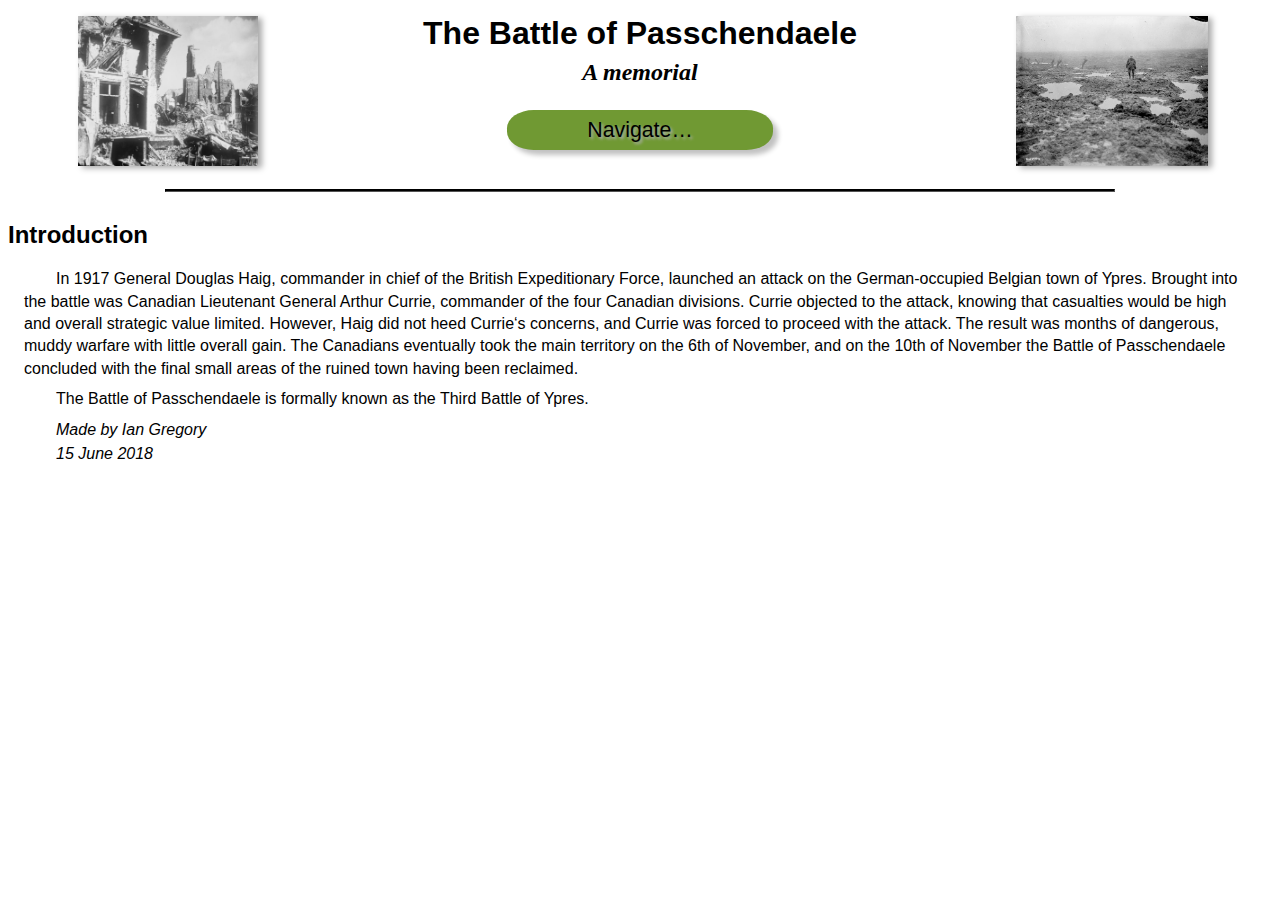
<file: index.html>
<!DOCTYPE html>
<html lang="en">
<head>
    <meta charset="UTF-8">
    <link rel="stylesheet" href="stylesheet.css">
    <title>The Battle of Passchendaele</title>
</head>
<body>
    <div class="header">
        <h1 class="title">The Battle of Passchendaele</h1>
        <h2 class="subtitle">A memorial</h2>
        <div class="images"> 
            <div class="left-image">
                <img src="Passchendaele-ruins.jpg" alt="">
            </div>
            <div class="right-image">
                <img src="Passchendaele-soldier-mud.png" alt="">
            </div>
        </div>
        <div class="contents">
            <div class="contents-button">Navigate…</div>
            <nav class="contents-links">
                <a href="index.html">Home</a>
                <a href="modern-relevance.html">Modern Relevance</a>
                <div class="contents-submenu-button">Primary Sources&emsp;&nbsp;<span class="right-arrow">❯</span>
                    <nav class="contents-links">
                        <a href="primary-sources/1.html">1: From Bapaume to Passchendaele</a>
                        <a href="primary-sources/2.html">2: Canadian Gunners in the Mud</a>
                    </nav>
                </div>
                <a href="celebrate-or-commemorate.html">Celebrate or Commemorate?</a>
                <a href="memorial.html">Memorial</a>
                <a href="works-cited.html">Works Cited</a>
            </nav>
        </div>
    </div> <!-- END header -->        </nav>
        </div>
    </div> <!-- END header -->
    
    <!-- BEGIN header bottom -->
    <div class="titles-sep-top"></div>
    <hr>
    <div class="titles-sep-bottom"></div>
    <!-- END header bottom -->
    
    <article>
        <h2 class="page-title">Introduction</h2>
    
        <p>In 1917 General Douglas Haig, commander in chief of the British Expeditionary Force, launched an attack on the German-occupied Belgian town of Ypres. Brought into the battle was Canadian Lieutenant General Arthur Currie, commander of the four Canadian divisions. Currie objected to the attack, knowing that casualties would be high and overall strategic value limited. However, Haig did not heed Currie‘s concerns, and Currie was forced to proceed with the attack. The result was months of dangerous, muddy warfare with little overall gain. The Canadians eventually took the main territory on the 6th of November, and on the 10th of November the Battle of Passchendaele concluded with the final small areas of the ruined town having been reclaimed.
            
        <p>The Battle of Passchendaele is formally known as the Third Battle of Ypres.
        
        <p><i>Made by Ian Gregory</i>
        <p style="margin-top: 2px"><i>15 June 2018</i>
    </article>
</body>
</html>
</file>
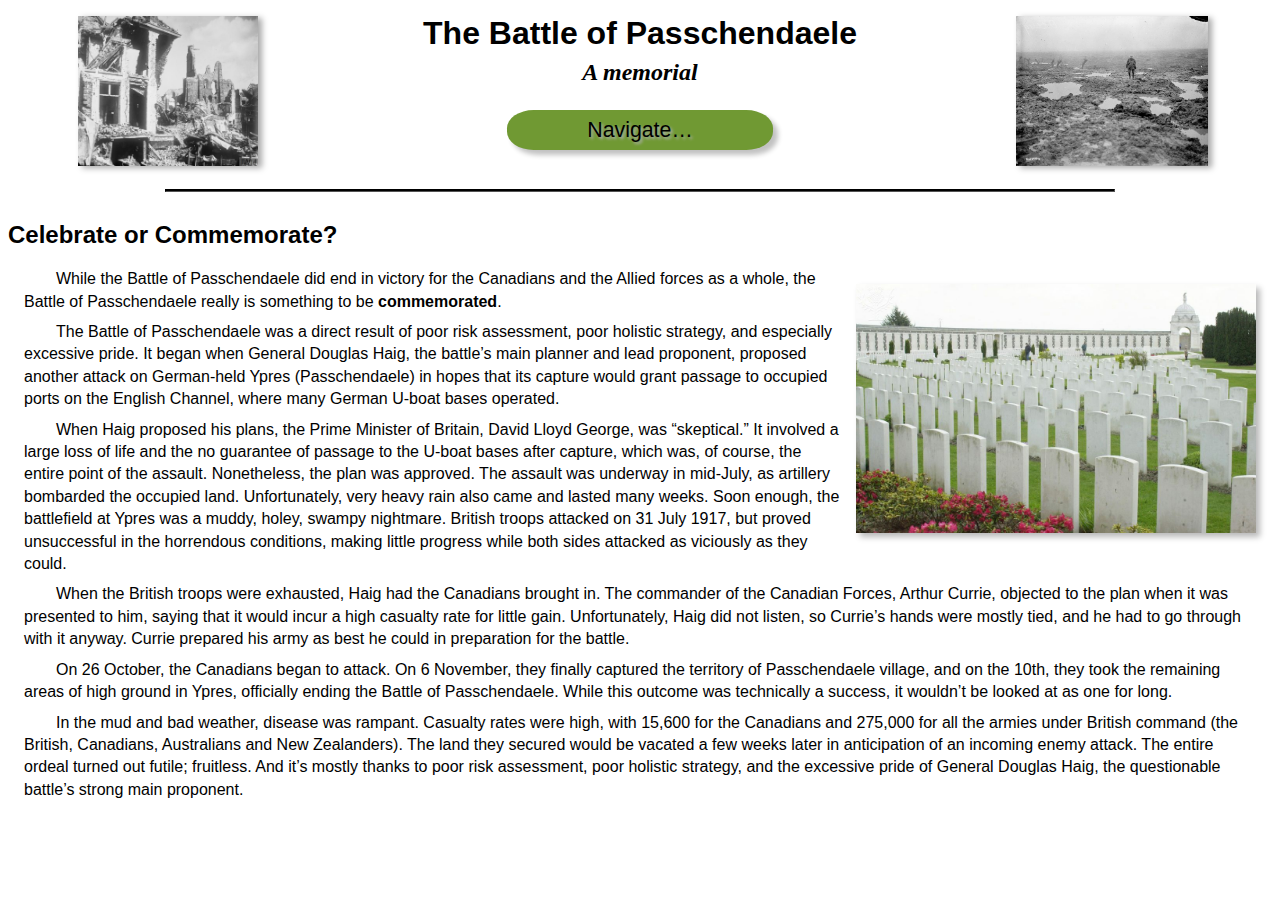
<file: celebrate-or-commemorate.html>
<!DOCTYPE html>
<html lang="en">
<head>
    <meta charset="UTF-8">
    <link rel="stylesheet" href="stylesheet.css">
    <title>Celebrate or Commemorate?</title>
</head>
<body>
    <div class="header">
        <h1 class="title">The Battle of Passchendaele</h1>
        <h2 class="subtitle">A memorial</h2>
        <div class="images"> 
            <div class="left-image">
                <img src="Passchendaele-ruins.jpg" alt="">
            </div>
            <div class="right-image">
                <img src="Passchendaele-soldier-mud.png" alt="">
            </div>
        </div>
        <div class="contents">
            <div class="contents-button">Navigate…</div>
            <nav class="contents-links">
                <a href="index.html">Home</a>
                <a href="modern-relevance.html">Modern Relevance</a>
                <div class="contents-submenu-button">Primary Sources&emsp;&nbsp;<span class="right-arrow">❯</span>
                    <nav class="contents-links">
                        <a href="primary-sources/1.html">1: From Bapaume to Passchendaele</a>
                        <a href="primary-sources/2.html">2: Canadian Gunners in the Mud</a>
                    </nav>
                </div>
                <a href="celebrate-or-commemorate.html">Celebrate or Commemorate?</a>
                <a href="memorial.html">Memorial</a>
                <a href="works-cited.html">Works Cited</a>
            </nav>
        </div>
    </div> <!-- END header -->        </nav>
        </div>
    </div> <!-- END header -->
    
    <!-- BEGIN header bottom -->
    <div class="titles-sep-top"></div>
    <hr>
    <div class="titles-sep-bottom"></div>
    <!-- END header bottom -->
    
    <article>
        <h2 class="page-title">Celebrate or Commemorate?</h2>
        <img src="graveyard-color.jpg" width="400" class="image-align-right">
    
        <p>While the Battle of Passchendaele did end in victory for the Canadians and the Allied forces as a whole, the Battle of Passchendaele really is something to be <strong>commemorated</strong>.
        
        <p>The Battle of Passchendaele was a direct result of poor risk assessment, poor holistic strategy, and especially excessive pride. It began when General Douglas Haig, the battle’s main planner and lead proponent, proposed another attack on German-held Ypres (Passchendaele) in hopes that its capture would grant passage to occupied ports on the English Channel, where many German U-boat bases operated.
        
        <p>When Haig proposed his plans, the Prime Minister of Britain, David Lloyd George, was “skeptical.” It involved a large loss of life and the no guarantee of passage to the U-boat bases after capture, which was, of course, the entire point of the assault. Nonetheless, the plan was approved. The assault was underway in mid-July, as artillery bombarded the occupied land. Unfortunately, very heavy rain also came and lasted many weeks. Soon enough, the battlefield at Ypres was a muddy, holey, swampy nightmare. British troops attacked on 31 July 1917, but proved unsuccessful in the horrendous conditions, making little progress while both sides attacked as viciously as they could.
        
        <p>When the British troops were exhausted, Haig had the Canadians brought in. The commander of the Canadian Forces, Arthur Currie, objected to the plan when it was presented to him, saying that it would incur a high casualty rate for little gain. Unfortunately, Haig did not listen, so Currie’s hands were mostly tied, and he had to go through with it anyway. Currie prepared his army as best he could in preparation for the battle.
        
        <p>On 26 October, the Canadians began to attack. On 6 November, they finally captured the territory of Passchendaele village, and on the 10th, they took the remaining areas of high ground in Ypres, officially ending the Battle of Passchendaele. While this outcome was technically a success, it wouldn’t be looked at as one for long.
        
        <p>In the mud and bad weather, disease was rampant. Casualty rates were high, with 15,600 for the Canadians and 275,000 for all the armies under British command (the British, Canadians, Australians and New Zealanders). The land they secured would be vacated a few weeks later in anticipation of an incoming enemy attack. The entire ordeal turned out futile; fruitless. And it’s mostly thanks to poor risk assessment, poor holistic strategy, and the excessive pride of General Douglas Haig, the questionable battle’s strong main proponent.
    </article>
</body>
</html>
</file>
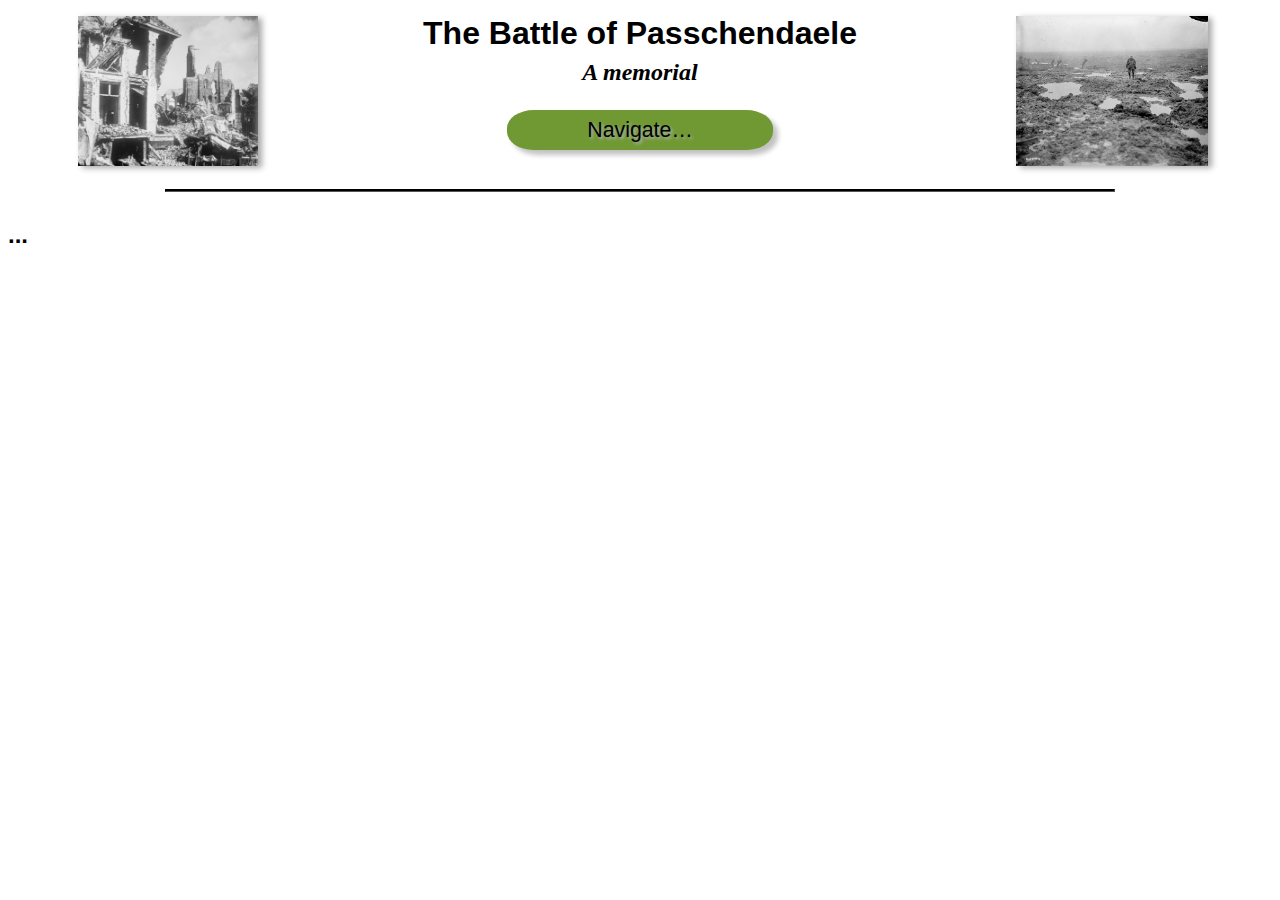
<file: header.html>
<!DOCTYPE html>
<html lang="en">
<head>
    <meta charset="UTF-8">
    <link rel="stylesheet" href="stylesheet.css">
    <title>The Battle of Passchendaele</title>
</head>
<body>
    <div class="header">
        <h1 class="title">The Battle of Passchendaele</h1>
        <h2 class="subtitle">A memorial</h2>
        <div class="images"> 
            <div class="left-image">
                <img src="Passchendaele-ruins.jpg" alt="">
            </div>
            <div class="right-image">
                <img src="Passchendaele-soldier-mud.png" alt="">
            </div>
        </div>
        <div class="contents">
            <div class="contents-button">Navigate…</div>
            <nav class="contents-links">
                <a href="index.html">Home</a>
                <a href="modern-relevance.html">Modern Relevance</a>
                <div class="contents-submenu-button">Primary Sources&emsp;&nbsp;<span class="right-arrow">❯</span>
                    <nav class="contents-links">
                        <a href="primary-sources/1.html">1: From Bapaume to Passchendaele</a>
                        <a href="primary-sources/2.html">2: Canadian Gunners in the Mud</a>
                    </nav>
                </div>
                <a href="celebrate-or-commemorate.html">Celebrate or Commemorate?</a>
                <a href="memorial.html">Memorial</a>
                <a href="works-cited.html">Works Cited</a>
            </nav>
        </div>
    </div> <!-- END header -->
    
    <!-- BEGIN header bottom -->
    <div class="titles-sep-top"></div>
    <hr>
    <div class="titles-sep-bottom"></div>
    <!-- END header bottom -->
    
    <article>
        <h2 class="page-title">...</h2>
    </article>
</body>
</html>
</file>
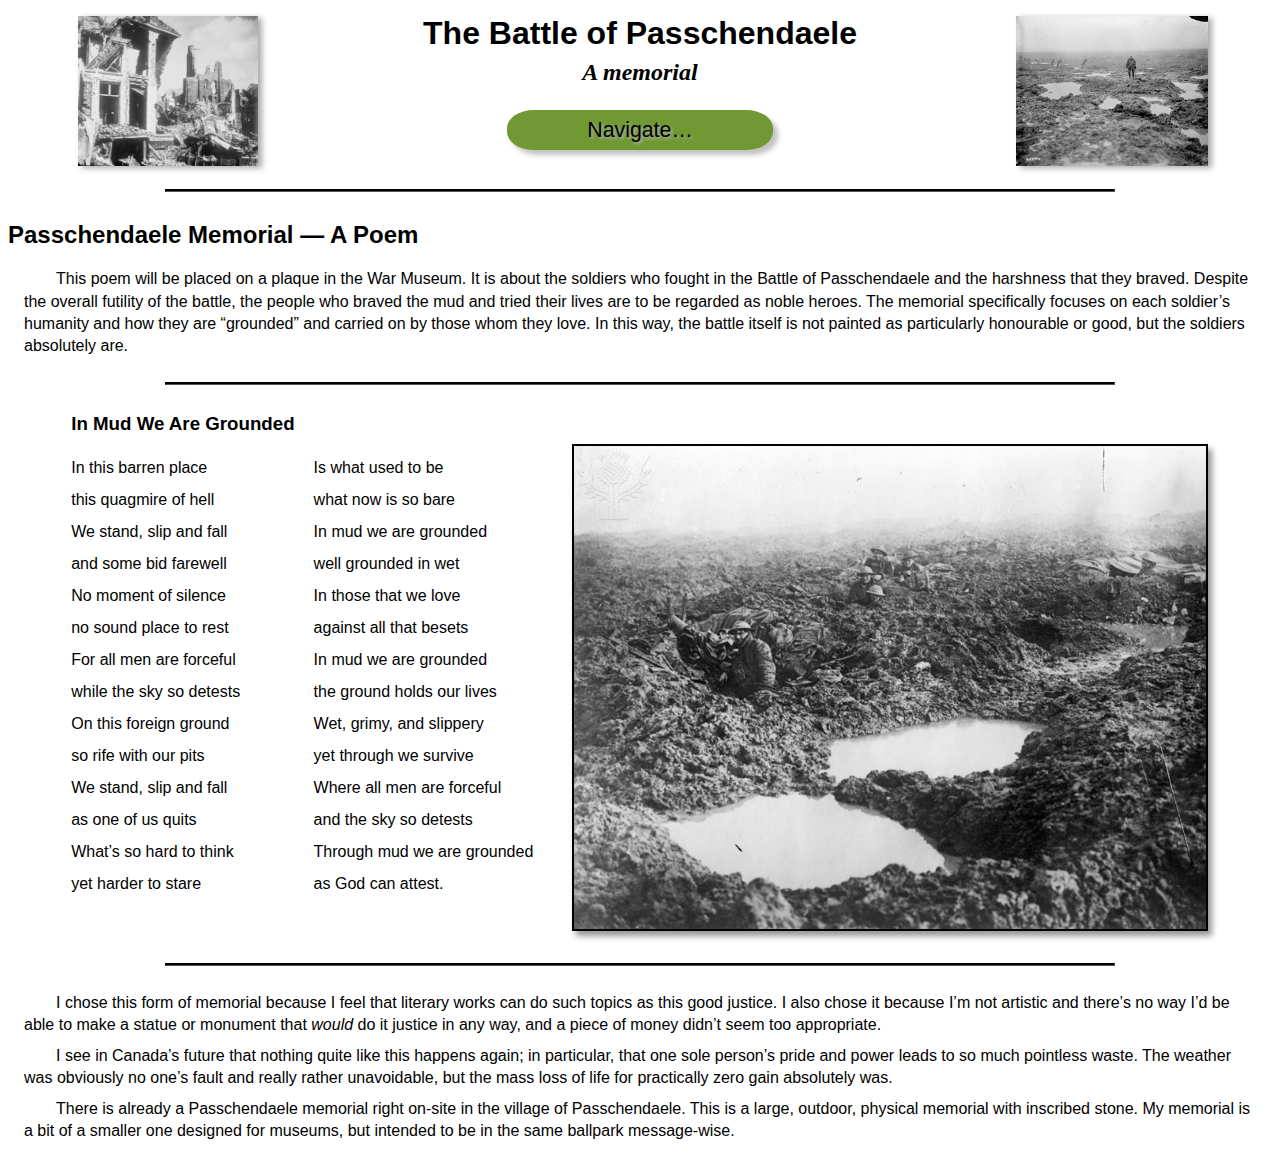
<file: memorial.html>
<!DOCTYPE html>
<html lang="en">
<head>
    <meta charset="UTF-8">
    <link rel="stylesheet" href="stylesheet.css">
    <title>The Battle of Passchendaele Memorial</title>
</head>
<body>
    <div class="header">
        <h1 class="title">The Battle of Passchendaele</h1>
        <h2 class="subtitle">A memorial</h2>
        <div class="images"> 
            <div class="left-image">
                <img src="Passchendaele-ruins.jpg" alt="">
            </div>
            <div class="right-image">
                <img src="Passchendaele-soldier-mud.png" alt="">
            </div>
        </div>
        <div class="contents">
            <div class="contents-button">Navigate…</div>
            <nav class="contents-links">
                <a href="index.html">Home</a>
                <a href="modern-relevance.html">Modern Relevance</a>
                <div class="contents-submenu-button">Primary Sources&emsp;&nbsp;<span class="right-arrow">❯</span>
                    <nav class="contents-links">
                        <a href="primary-sources/1.html">1: From Bapaume to Passchendaele</a>
                        <a href="primary-sources/2.html">2: Canadian Gunners in the Mud</a>
                    </nav>
                </div>
                <a href="celebrate-or-commemorate.html">Celebrate or Commemorate?</a>
                <a href="memorial.html">Memorial</a>
                <a href="works-cited.html">Works Cited</a>
            </nav>
        </div>
    </div> <!-- END header -->        </nav>
        </div>
    </div> <!-- END header -->
    
    <!-- BEGIN header bottom -->
    <div class="titles-sep-top"></div>
    <hr>
    <div class="titles-sep-bottom"></div>
    <!-- END header bottom -->
    
    <article>
        <h2 class="page-title">Passchendaele Memorial — A Poem</h2>
        
        <p>This poem will be placed on a plaque in the War Museum. It is about the soldiers who fought in the Battle of Passchendaele and the harshness that they braved. Despite the overall futility of the battle,  the people who braved the mud and tried their lives are to be regarded as noble heroes. The memorial specifically focuses on each soldier’s humanity and how they are “grounded” and carried on by those whom they love. In this way, the battle itself is not painted as particularly honourable or good, but the soldiers absolutely are.
        
        <hr style="margin-top: 24px">
        <h3 class="poem-title">In Mud We Are Grounded</h3>
        <img src="soldiers-in-mud.jpg" width="800" class="poem-image">
        <p class="poem">In this barren place<br>
           this quagmire of hell<br>
           We stand, slip and fall<br>
           and some bid farewell<br>
           No moment of silence<br>
           no sound place to rest<br>
           For all men are forceful<br>
           while the sky so detests<br>
           On this foreign ground<br>
           so rife with our pits<br>
           We stand, slip and fall<br>
           as one of us quits<br>
           What’s so hard to think<br>
           yet harder to stare<br>
           Is what used to be<br>
           what now is so bare<br>
           In mud we are grounded<br>
           well grounded in wet<br>
           In those that we love<br>
           against all that besets<br>
           In mud we are grounded<br>
           the ground holds our lives<br>
           Wet, grimy, and slippery<br>
           yet through we survive<br>
           Where all men are forceful<br>
           and the sky so detests<br>
           Through mud we are grounded<br>
           as God can attest.
        <hr style="margin: 26px auto">
        
        <p>I chose this form of memorial because I feel that literary works can do such topics as this good justice. I also chose it because I’m not artistic and there’s no way I’d be able to make a statue or monument that <em>would</em> do it justice in any way, and a piece of money didn’t seem too appropriate.
        <p>I see in Canada’s future that nothing quite like this happens again; in particular, that one sole person’s pride and power leads to so much pointless waste. The weather was obviously no one’s fault and really rather unavoidable, but the mass loss of life for practically zero gain absolutely was.
        <p>There is already a Passchendaele memorial right on-site in the village of Passchendaele. This is a large, outdoor, physical memorial with inscribed stone. My memorial is a bit of a smaller one designed for museums, but intended to be in the same ballpark message-wise.
    </article>
</body>
</html>
</file>
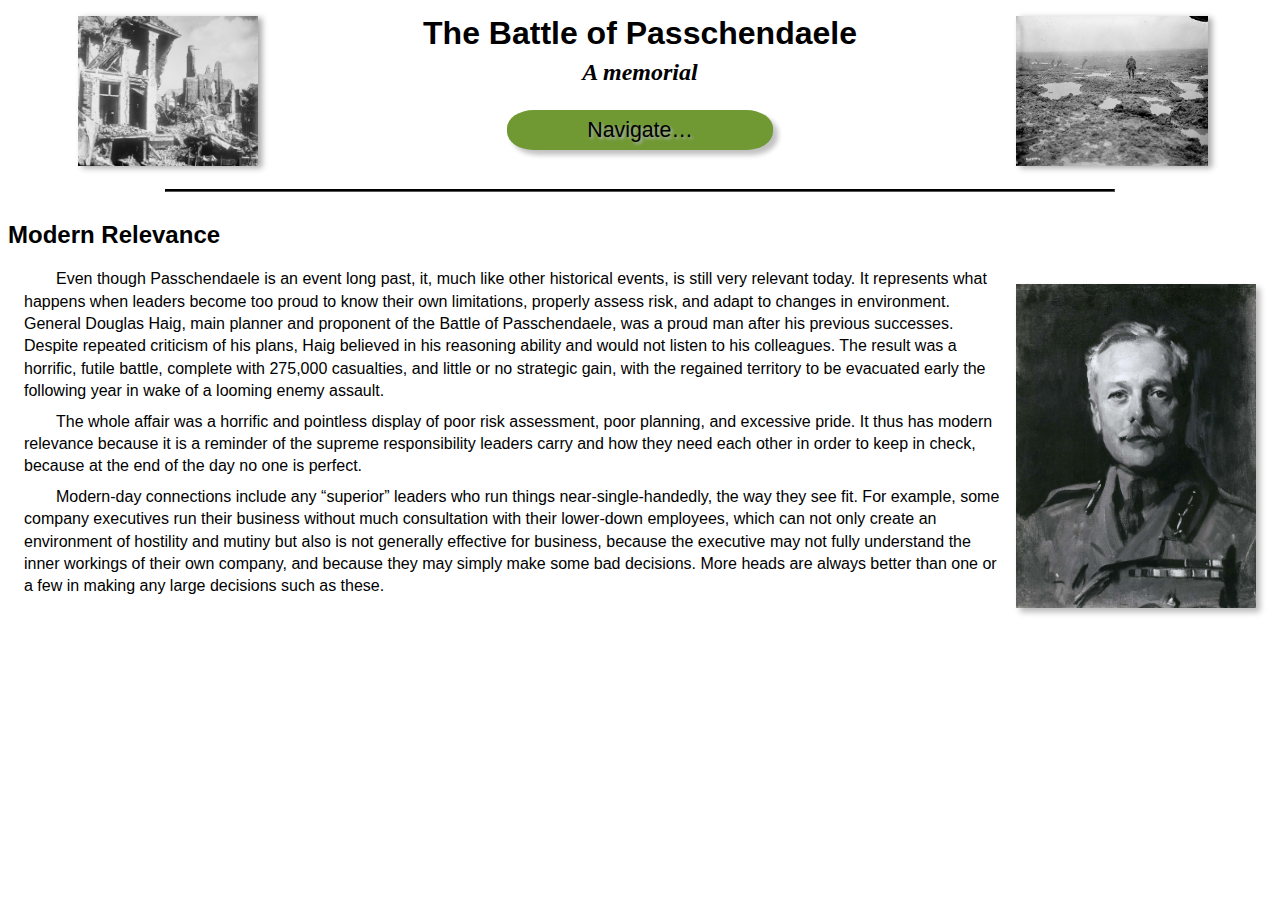
<file: modern-relevance.html>
<!DOCTYPE html>
<html lang="en">
<head>
    <meta charset="UTF-8">
    <link rel="stylesheet" href="stylesheet.css">
    <title>Modern Relevance</title>
</head>
<body>
    <div class="header">
        <h1 class="title">The Battle of Passchendaele</h1>
        <h2 class="subtitle">A memorial</h2>
        <div class="images"> 
            <div class="left-image">
                <img src="Passchendaele-ruins.jpg" alt="">
            </div>
            <div class="right-image">
                <img src="Passchendaele-soldier-mud.png" alt="">
            </div>
        </div>
        <div class="contents">
            <div class="contents-button">Navigate…</div>
            <nav class="contents-links">
                <a href="index.html">Home</a>
                <a href="modern-relevance.html">Modern Relevance</a>
                <div class="contents-submenu-button">Primary Sources&emsp;&nbsp;<span class="right-arrow">❯</span>
                    <nav class="contents-links">
                        <a href="primary-sources/1.html">1: From Bapaume to Passchendaele</a>
                        <a href="primary-sources/2.html">2: Canadian Gunners in the Mud</a>
                    </nav>
                </div>
                <a href="celebrate-or-commemorate.html">Celebrate or Commemorate?</a>
                <a href="memorial.html">Memorial</a>
                <a href="works-cited.html">Works Cited</a>
            </nav>
        </div>
    </div> <!-- END header -->
    
    <!-- BEGIN header bottom -->
    <div class="titles-sep-top"></div>
    <hr>
    <div class="titles-sep-bottom"></div>
    <!-- END header bottom -->
    
    <article>
        <h2 class="page-title">Modern Relevance</h2>
        <img src="Douglas-Haig.jpg" width="240" class="image-align-right">
    
        <p>Even though Passchendaele is an event long past, it, much like other historical events, is still very relevant today. It represents what happens when leaders become too proud to know their own limitations, properly assess risk, and adapt to changes in environment. General Douglas Haig, main planner and proponent of the Battle of Passchendaele, was a proud man after his previous successes. Despite repeated criticism of his plans, Haig believed in his reasoning ability and would not listen to his colleagues. The result was a horrific, futile battle, complete with 275,000 casualties, and little or no strategic gain, with the regained territory to be evacuated early the following year in wake of a looming enemy assault.
            
        <p>The whole affair was a horrific and pointless display of poor risk assessment, poor planning, and excessive pride. It thus has modern relevance because it is a reminder of the supreme responsibility leaders carry and how they need each other in order to keep in check, because at the end of the day no one is perfect.
        
        <p>Modern-day connections include any “superior” leaders who run things near-single-handedly, the way they see fit. For example, some company executives run their business without much consultation with their lower-down employees, which can not only create an environment of hostility and mutiny but also is not generally effective for business, because the executive may not fully understand the inner workings of their own company, and because they may simply make some bad decisions. More heads are always better than one or a few in making any large decisions such as these.
    </article>
</body>
</html>
</file>
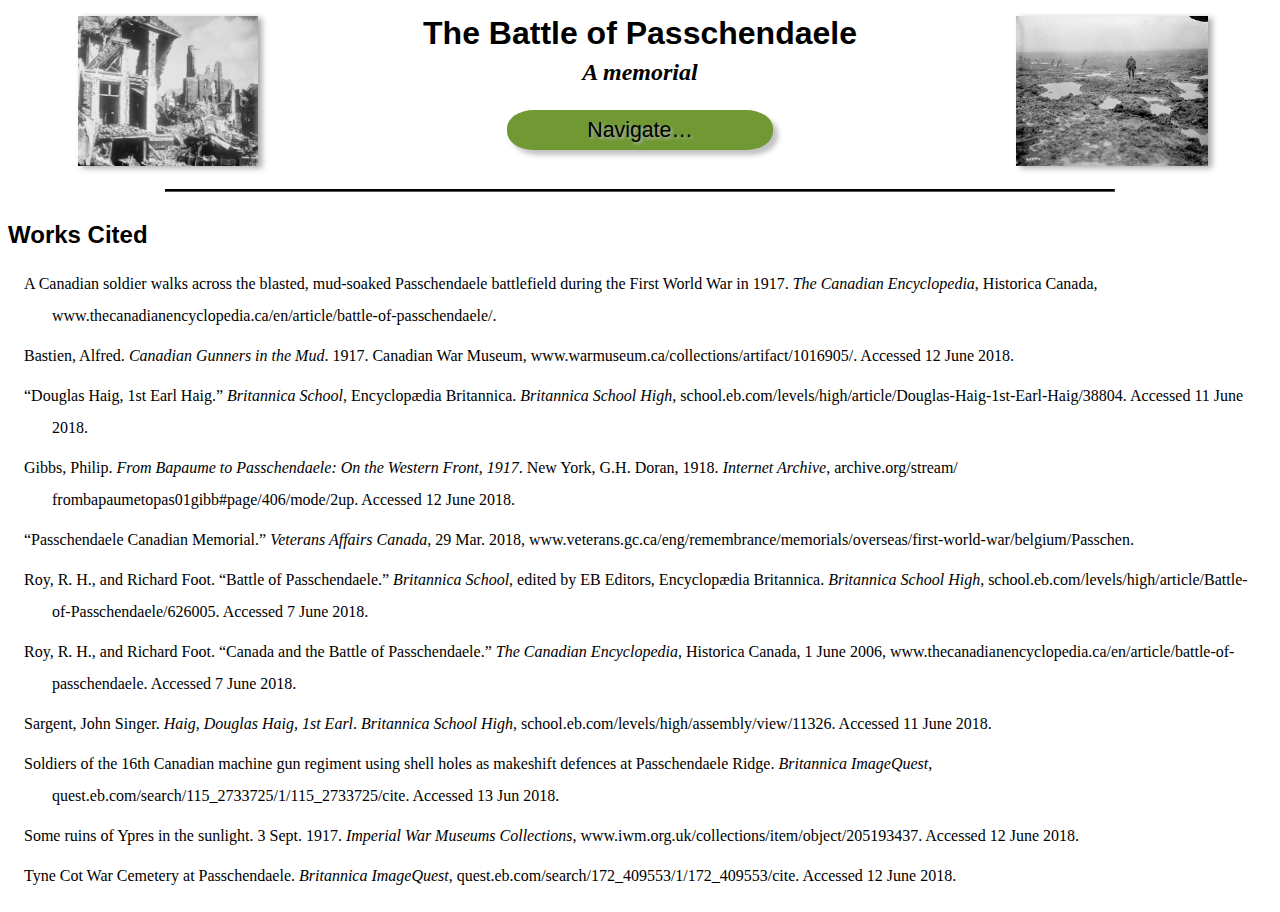
<file: works-cited.html>
<!DOCTYPE html>
<html lang="en">
<head>
    <meta charset="UTF-8">
    <link rel="stylesheet" href="stylesheet.css">
    <title>Works Cited</title>
</head>
<body>
    <div class="header">
        <h1 class="title">The Battle of Passchendaele</h1>
        <h2 class="subtitle">A memorial</h2>
        <div class="images"> 
            <div class="left-image">
                <img src="Passchendaele-ruins.jpg" alt="">
            </div>
            <div class="right-image">
                <img src="Passchendaele-soldier-mud.png" alt="">
            </div>
        </div>
        <div class="contents">
            <div class="contents-button">Navigate…</div>
            <nav class="contents-links">
                <a href="index.html">Home</a>
                <a href="modern-relevance.html">Modern Relevance</a>
                <div class="contents-submenu-button">Primary Sources&emsp;&nbsp;<span class="right-arrow">❯</span>
                    <nav class="contents-links">
                        <a href="primary-sources/1.html">1: From Bapaume to Passchendaele</a>
                        <a href="primary-sources/2.html">2: Canadian Gunners in the Mud</a>
                    </nav>
                </div>
                <a href="celebrate-or-commemorate.html">Celebrate or Commemorate?</a>
                <a href="memorial.html">Memorial</a>
                <a href="works-cited.html">Works Cited</a>
            </nav>
        </div>
    </div> <!-- END header -->
    
    <!-- BEGIN header bottom -->
    <div class="titles-sep-top"></div>
    <hr>
    <div class="titles-sep-bottom"></div>
    <!-- END header bottom -->
    
    <article>
        <h2 class="page-title">Works Cited</h2>

        <p class="cite">A Canadian soldier walks across the blasted, mud-soaked Passchendaele battlefield during the First World War in 1917. <cite>The Canadian Encyclopedia</cite>, Historica Canada, www.thecanadianencyclopedia.ca/en/article/battle-of-passchendaele/.
        <p class="cite">Bastien, Alfred. <cite>Canadian Gunners in the Mud</cite>. 1917. Canadian War Museum, 
         www.warmuseum.ca/collections/artifact/1016905/. Accessed 12 June 2018.
        <p class="cite">“Douglas Haig, 1st Earl Haig.” <cite>Britannica School</cite>, Encyclopædia Britannica. <cite>Britannica School High</cite>, school.eb.com/levels/high/article/Douglas-Haig-1st-Earl-Haig/38804. Accessed 11 June 2018.
        <p class="cite">Gibbs, Philip. <cite>From Bapaume to Passchendaele: On the Western Front, 1917</cite>. New 
         York, G.H. Doran, 1918. <cite>Internet Archive</cite>, archive.org/stream/ 
         frombapaumetopas01gibb#page/406/mode/2up. Accessed 12 June 2018. 
        <p class="cite">“Passchendaele Canadian Memorial.” <cite>Veterans Affairs Canada</cite>, 29 Mar. 2018, www.veterans.gc.ca/eng/remembrance/memorials/overseas/first-world-war/belgium/Passchen.
        <p class="cite">Roy, R. H., and Richard Foot. “Battle of Passchendaele.” <cite>Britannica School</cite>, edited by EB Editors, Encyclopædia Britannica. <cite>Britannica School High</cite>, school.eb.com/levels/high/article/Battle-of-Passchendaele/626005. Accessed 7 June 2018.
        <p class="cite">Roy, R. H., and Richard Foot. “Canada and the Battle of Passchendaele.” <cite>The Canadian Encyclopedia</cite>, Historica Canada, 1 June 2006, www.thecanadianencyclopedia.ca/en/article/battle-of-passchendaele. Accessed 7 June 2018.
        <p class="cite">Sargent, John Singer. <cite>Haig, Douglas Haig, 1st Earl</cite>. <cite>Britannica School High</cite>, school.eb.com/levels/high/assembly/view/11326. Accessed 11 June 2018.
        <p class="cite">Soldiers of the 16th Canadian machine gun regiment using shell holes as makeshift defences at Passchendaele Ridge. <cite>Britannica ImageQuest</cite>,
    quest.eb.com/search/115_2733725/1/115_2733725/cite. Accessed 13 Jun 2018.
        <p class="cite">Some ruins of Ypres in the sunlight. 3 Sept. 1917. <cite>Imperial War Museums Collections</cite>, www.iwm.org.uk/collections/item/object/205193437. Accessed 12 June 2018. 
        <p class="cite">Tyne Cot War Cemetery at Passchendaele. <cite>Britannica ImageQuest</cite>, quest.eb.com/search/172_409553/1/172_409553/cite. Accessed 12 June 2018.
    </article>
</body>
</html>
</file>
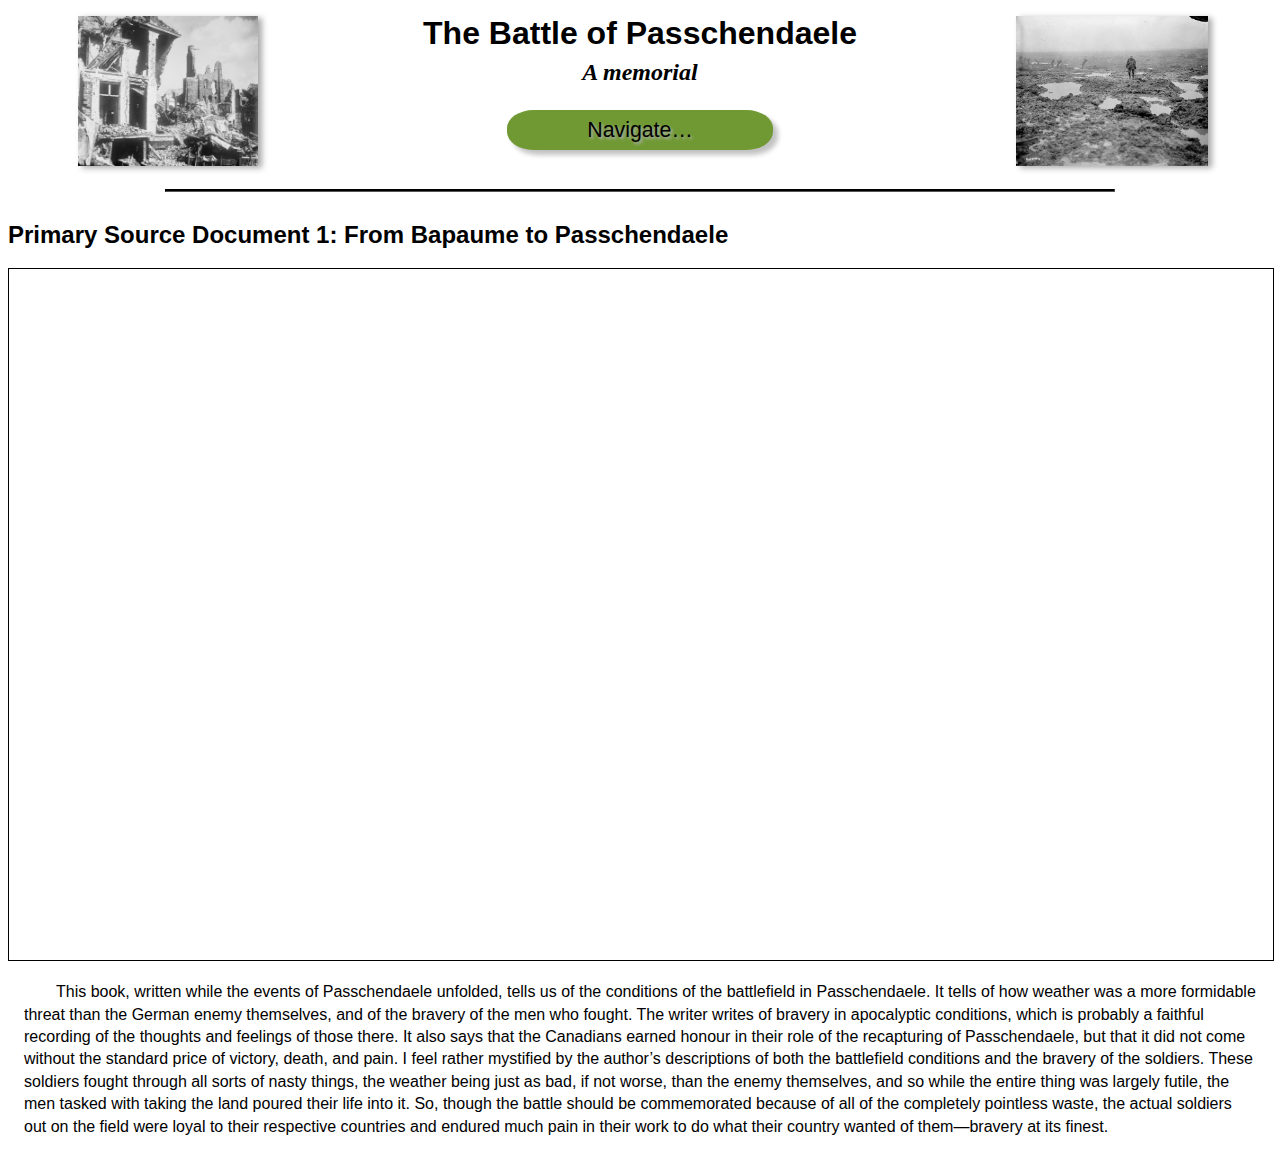
<file: primary-sources/1.html>
<!DOCTYPE html>
<html lang="en">
<head>
    <meta charset="UTF-8">
    <base href="../">
    <link rel="stylesheet" href="stylesheet.css">
    <title>Primary Source 1: From Bapaume to Passchendaele</title>
</head>
<body>
    <div class="header">
        <h1 class="title">The Battle of Passchendaele</h1>
        <h2 class="subtitle">A memorial</h2>
        <div class="images"> 
            <div class="left-image">
                <img src="Passchendaele-ruins.jpg" alt="">
            </div>
            <div class="right-image">
                <img src="Passchendaele-soldier-mud.png" alt="">
            </div>
        </div>
        <div class="contents">
            <div class="contents-button">Navigate…</div>
            <nav class="contents-links">
                <a href="index.html">Home</a>
                <a href="modern-relevance.html">Modern Relevance</a>
                <div class="contents-submenu-button">Primary Sources&emsp;&nbsp;<span class="right-arrow">❯</span>
                    <nav class="contents-links">
                        <a href="primary-sources/1.html">1: From Bapaume to Passchendaele</a>
                        <a href="primary-sources/2.html">2: Canadian Gunners in the Mud</a>
                    </nav>
                </div>
                <a href="celebrate-or-commemorate.html">Celebrate or Commemorate?</a>
                <a href="memorial.html">Memorial</a>
                <a href="works-cited.html">Works Cited</a>
            </nav>
        </div>
    </div> <!-- END header -->
    
    <!-- BEGIN header bottom -->
    <div class="titles-sep-top"></div>
    <hr>
    <div class="titles-sep-bottom"></div>
    <!-- END header bottom -->
    
    <article>
        <h2 class="page-title">Primary Source Document 1: From Bapaume to Passchendaele</h2>
    
        <iframe src="https://archive.org/embed/frombapaumetopas01gibb#page/406/" width="1008" height="691" frameborder="0" webkitallowfullscreen="true" mozallowfullscreen="true" allowfullscreen></iframe>
        <br>
        
        <p>This book, written while the events of Passchendaele unfolded, tells us of the conditions of the battlefield in Passchendaele. It tells of how weather was a more formidable threat than the German enemy themselves, and of the bravery of the men who fought. The writer writes of bravery in apocalyptic conditions, which is probably a faithful recording of the thoughts and feelings of those there. It also says that the Canadians earned honour in their role of the recapturing of Passchendaele, but that it did not come without the standard price of victory, death, and pain. I feel rather mystified by the author’s descriptions of both the battlefield conditions and the bravery of the soldiers. These soldiers fought through all sorts of nasty things, the weather being just as bad, if not worse, than the enemy themselves, and so while the entire thing was largely futile, the men tasked with taking the land poured their life into it. So, though the battle should be commemorated because of all of the completely pointless waste, the actual soldiers out on the field were loyal to their respective countries and endured much pain in their work to do what their country wanted of them—bravery at its finest.
    </article>
</body>
</html>
</file>
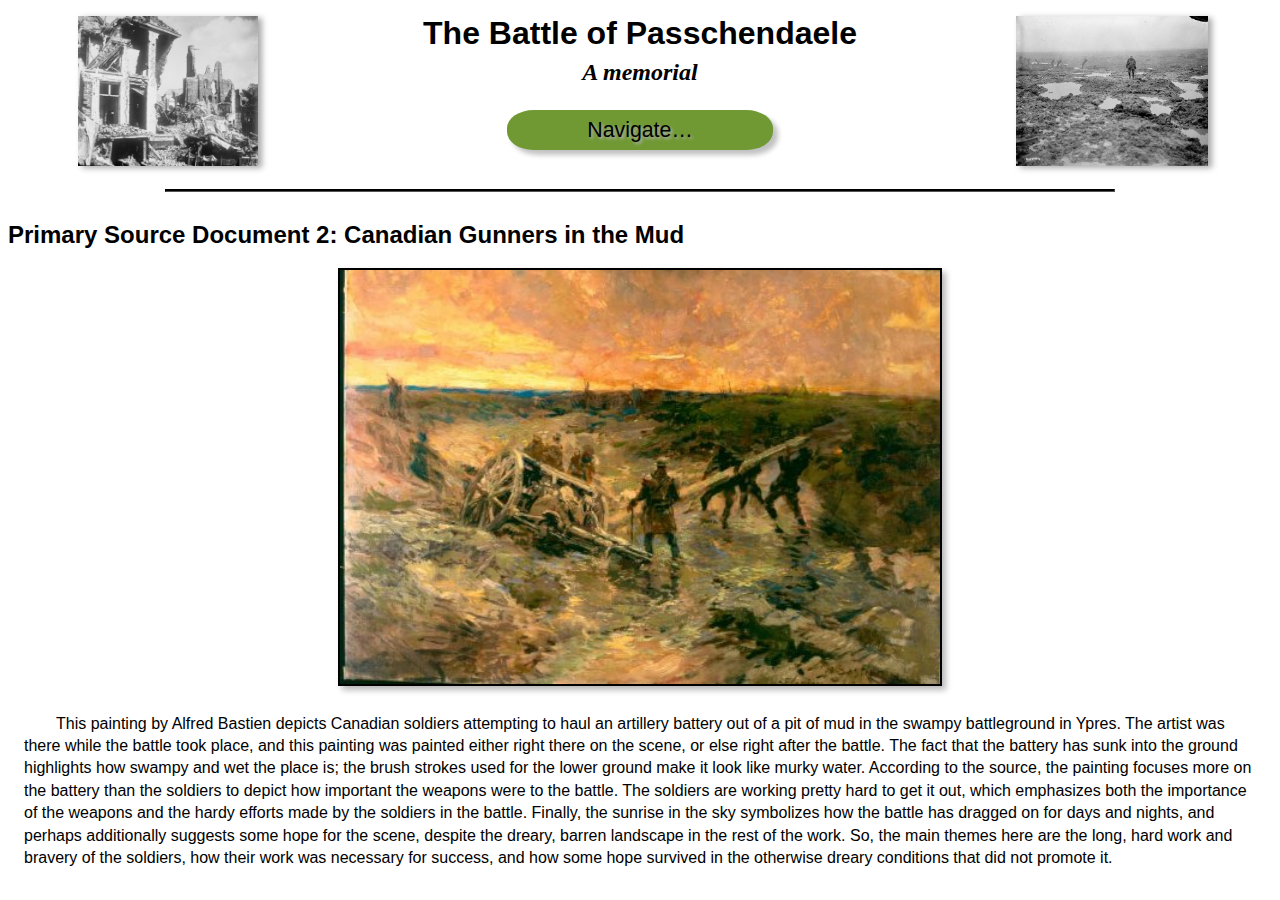
<file: primary-sources/2.html>
<!DOCTYPE html>
<html lang="en">
<head>
    <meta charset="UTF-8">
    <base href="../">
    <link rel="stylesheet" href="stylesheet.css">
    <title>Primary Source 2: Canadian Gunners in the Mud</title>
</head>
<body>
    <div class="header">
        <h1 class="title">The Battle of Passchendaele</h1>
        <h2 class="subtitle">A memorial</h2>
        <div class="images"> 
            <div class="left-image">
                <img src="Passchendaele-ruins.jpg" alt="">
            </div>
            <div class="right-image">
                <img src="Passchendaele-soldier-mud.png" alt="">
            </div>
        </div>
        <div class="contents">
            <div class="contents-button">Navigate…</div>
            <nav class="contents-links">
                <a href="index.html">Home</a>
                <a href="modern-relevance.html">Modern Relevance</a>
                <div class="contents-submenu-button">Primary Sources&emsp;&nbsp;<span class="right-arrow">❯</span>
                    <nav class="contents-links">
                        <a href="primary-sources/1.html">1: From Bapaume to Passchendaele</a>
                        <a href="primary-sources/2.html">2: Canadian Gunners in the Mud</a>
                    </nav>
                </div>
                <a href="celebrate-or-commemorate.html">Celebrate or Commemorate?</a>
                <a href="memorial.html">Memorial</a>
                <a href="works-cited.html">Works Cited</a>
            </nav>
        </div>
    </div> <!-- END header -->
    
    <!-- BEGIN header bottom -->
    <div class="titles-sep-top"></div>
    <hr>
    <div class="titles-sep-bottom"></div>
    <!-- END header bottom -->
    
    <article>
        <h2 class="page-title">Primary Source Document 2: Canadian Gunners in the Mud</h2>
    
        <img src="Canadian-gunners-in-the-mud-Alfred-Bastien.jpg" width="600" alt="Canadian Gunners in the Mud, painted by Alfred Bastien; an artillery battery stuck in mud, with soldiers attempting to haul it out" class="primary-source-image">
        <br>
        
        <p>This painting by Alfred Bastien depicts Canadian soldiers attempting to haul an artillery battery out of a pit of mud in the swampy battleground in Ypres. The artist was there while the battle took place, and this painting was painted either right there on the scene, or else right after the battle. The fact that the battery has sunk into the ground highlights how swampy and wet the place is; the brush strokes used for the lower ground make it look like murky water. According to the source, the painting focuses more on the battery than the soldiers to depict how important the weapons were to the battle. The soldiers are working pretty hard to get it out, which emphasizes both the importance of the weapons and the hardy efforts made by the soldiers in the battle. Finally, the sunrise in the sky symbolizes how the battle has dragged on for days and nights, and perhaps additionally suggests some hope for the scene, despite the dreary, barren landscape in the rest of the work. So, the main themes here are the long, hard work and bravery of the soldiers, how their work was necessary for success, and how some hope survived in the otherwise dreary conditions that did not promote it.
    </article>
</body>
</html>
</file>
<file: stylesheet.css>
body {
    line-height: 40%;
}
.header {
    text-align: center;
}
.title {
    font-family: Avenir, Helvetica, Arial, serif;
    line-height: 80%;
}
.subtitle {
    line-height: 40%;
    font-family: Georgia, "Times New Roman", Times, serif;
    font-style: italic;
}
.header .images > * {
    display: inline-block;
    width: 20%;
    height: 100px;
}
.header .images img {
    height: 150px;
    box-shadow: 4px 2px 6px #A9A9A9;
}
@media screen and (min-width: 901px) {
    .header .images > * {
        position: absolute;
        top: 1em;
    }
    .header .left-image {
        left: 2.5em;
    }
    .header .right-image {
        right: 2.5em;
    }
    .titles-sep-top {
        margin-top: 2.4em;
    }
}
@media screen and (max-width: 900px) and (min-width: 651px) {
    .header .images > * {
        position: absolute;
        top: 3.5em;
    }
    .header .left-image {
        left: 2em;
    }
    .header .right-image {
        right: 2em;
    }
    .titles-sep-top {
        margin-top: 4.9em;
    }
}
@media screen and (max-width: 650px) {
    .header .left-image {
        display: none;
    }
    .header .right-image {
        position: static;
        display: table;
        margin: 10px auto;
    }
    .header .right-image img {
        height: 120px;
    }
    .titles-sep-top {
        margin-top: 0.4em;
    }
}
hr {
    height: 0.75px;
    width: 75%;
    border-color: black;
    background-color: black;
}
.titles-sep-bottom {
    margin-top: 30px;
}
.page-title {
    font-family: Avenir, Helvetica, Arial, sans-serif;
    line-height: 20pt;
}

.contents {
    display: inline-block;
    width: 270px;
}
.contents-button {
    margin: 12px 2px 0px;
    padding: 8pt 14pt;
    background-color: #709933;
    border-radius: 10% / 45%;
    box-shadow: 5px 5px 5px 0px #C2C2C2;
    font-size: 16pt;
    font-family: Helvetica, Arial, sans-serif;
    line-height: 90%;
    text-align: center;
    text-shadow: 2px 2px 3px #B0B0B0;
}
.contents-links {
    display: none;
    position: absolute;
    z-index: 100;
    background-color: #5DBA5D;
    width: inherit;
    border-radius: 6% / 16%;
    box-shadow: 4px 4px 6px #7f7f7f;
}
.contents-links a, .contents-submenu-button {
    display: block;
    padding: 14px 22px 16px 18px;
    border-radius: 4% / 47%;
    color: black;
    text-align: left;
    text-decoration: none;
    font-size: 13pt;
    font-family: Helvetica, Arial sans-serif;
}
.contents-submenu-button {
    position: relative;
}
.contents-submenu-button .right-arrow {
    font-size: 17pt;
    line-height: 60%;
}
.contents-submenu-button .contents-links {
    display: none;
    position: absolute;
    top: 0px;
    left: 98%;
    z-index: 101;
    width: 250px;
    border-radius: 4% / 16%;
}
.contents-submenu-button .contents-links a {
    padding-top: 10px;
    padding-bottom: 10px;
    line-height: 16pt;
}

.contents:hover {
    cursor: pointer;
}
.contents:hover .contents-button {
    background-color: #D4D4D4;
}
.contents:hover > .contents-links {
    display: block;
}
.contents-links a:hover {
    background-color: #6C6CD1;
    text-shadow: 0px 0px 4px #D4D4D4;
}
.contents-submenu-button:hover > .contents-links {
    display: inline-block;
}

article {
    margin-bottom: 20px;
}
article p {
    line-height: 140%;
    margin: .5em 1em 0 1em;
    text-indent: 2em;
    font-size: 12pt;
    font-family: Helvetica, Arial, sans-serif;
}
article img {
    box-shadow: 4px 4px 6px #B9B9B9;
}
article .image-align-right {
    display: block;
    float: right;
    max-width: 45%;
    margin: 1em;
}
article iframe {
    width: 100%;
    border: 1.5px solid black;
    margin-bottom: 12px;
}
article .primary-source-image {
    display: block;
    max-width: 60%;
    margin: auto;
    margin-bottom: 12px;
    border: 2px solid black;
}
article .poem-title {
    font-family: Avenir, Helvetica, Arial, sans-serif;
    text-indent: 0;
    line-height: 220%;
    margin-left: 5%;
    margin-bottom: 0;
}
article .poem {
    text-indent: 0;
    line-height: 200%;
    margin-left: 5%;
    margin-bottom: 12px;
}
@media screen and (min-width: 1001px) {
    article .poem {
        columns: 2 auto;
    }
}
article .poem-image {
    display: block;
    float: right;
    margin: 2em;
    margin-top: 0;
    margin-right: 4em;
    box-shadow: 4px 5px 6px #969696;
    border: 2px solid black;
}
@media screen and (min-width: 651px) {
    article .poem-image {
        max-width: 50%;
    }
}
@media screen and (max-width: 650px) {
    article .poem-image {
        max-width: 45%;
    }
}

.cite {
    font-family: "Times New Roman", Times, serif;
    font-size: 12pt;
    line-height: 200%;
    margin: .5em 1em 0 1em;
    padding-left: 28px;
    text-indent: -28px;
}
</file>
